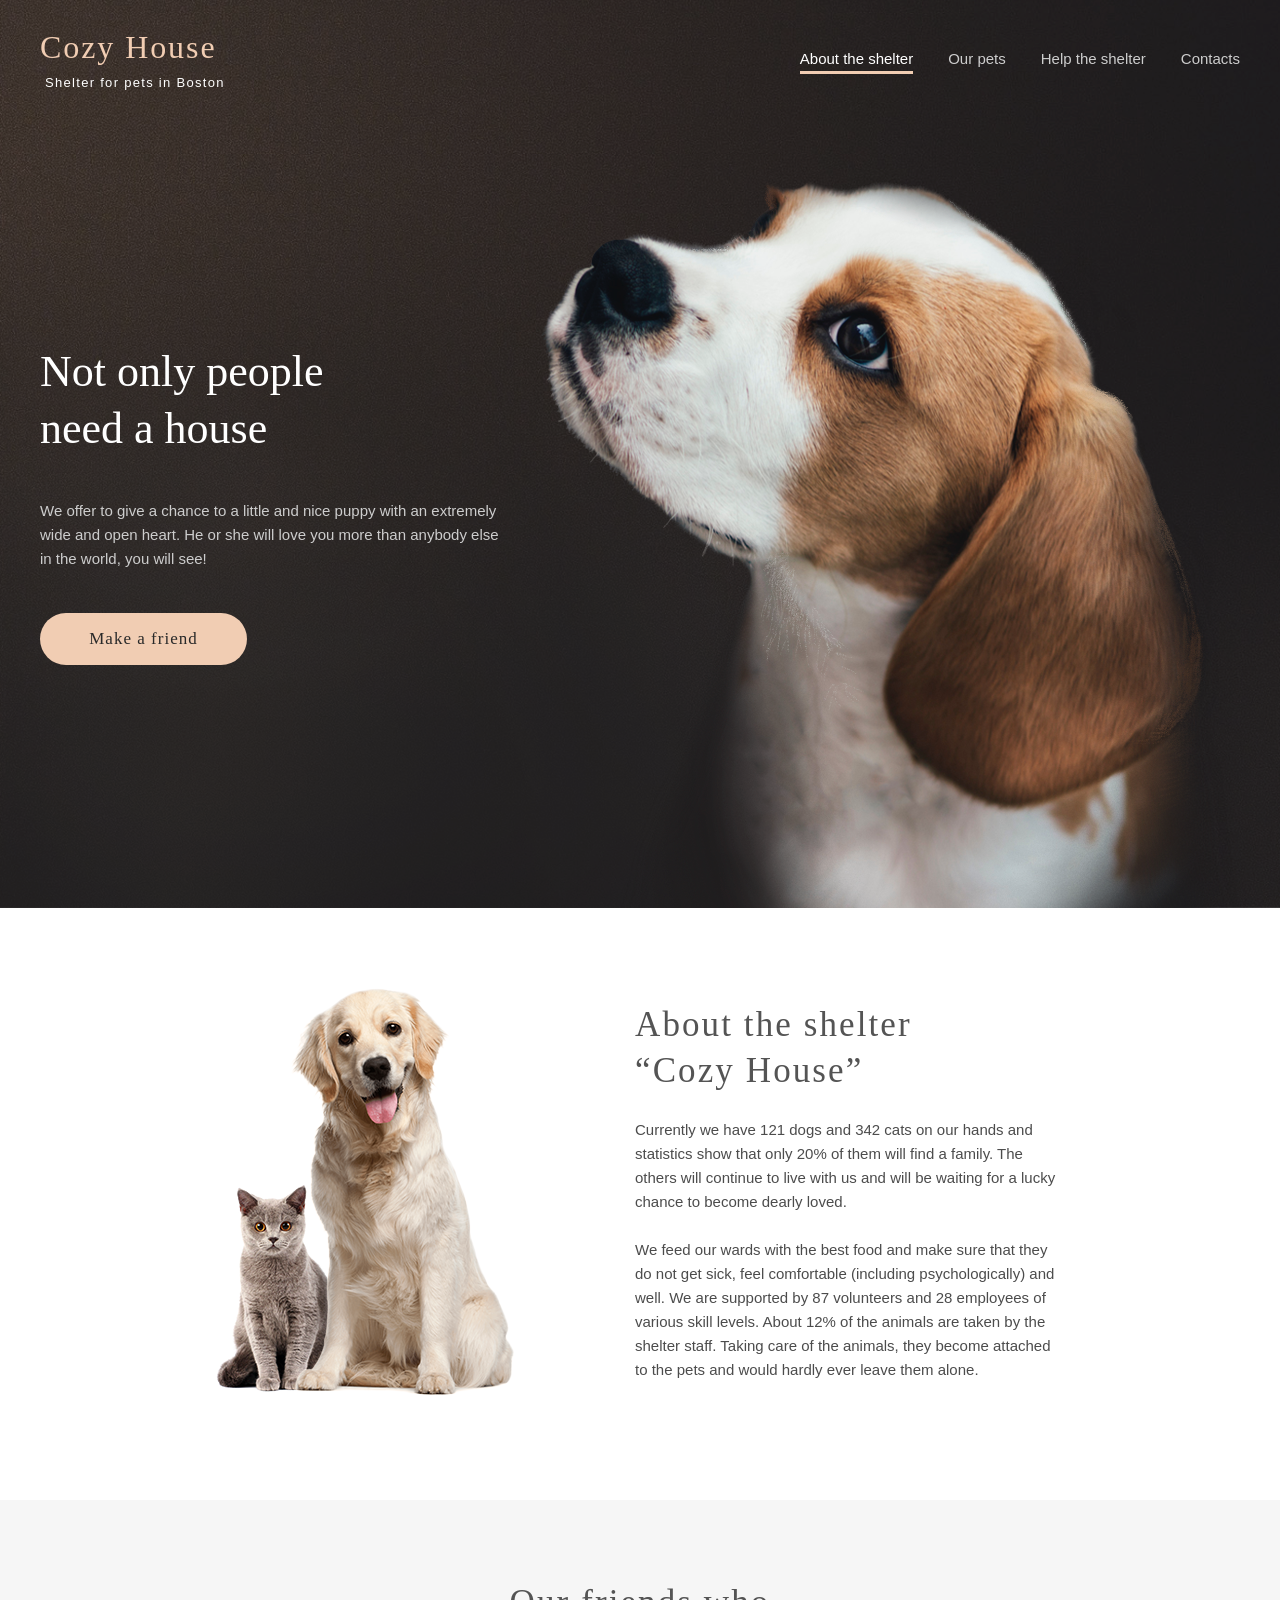
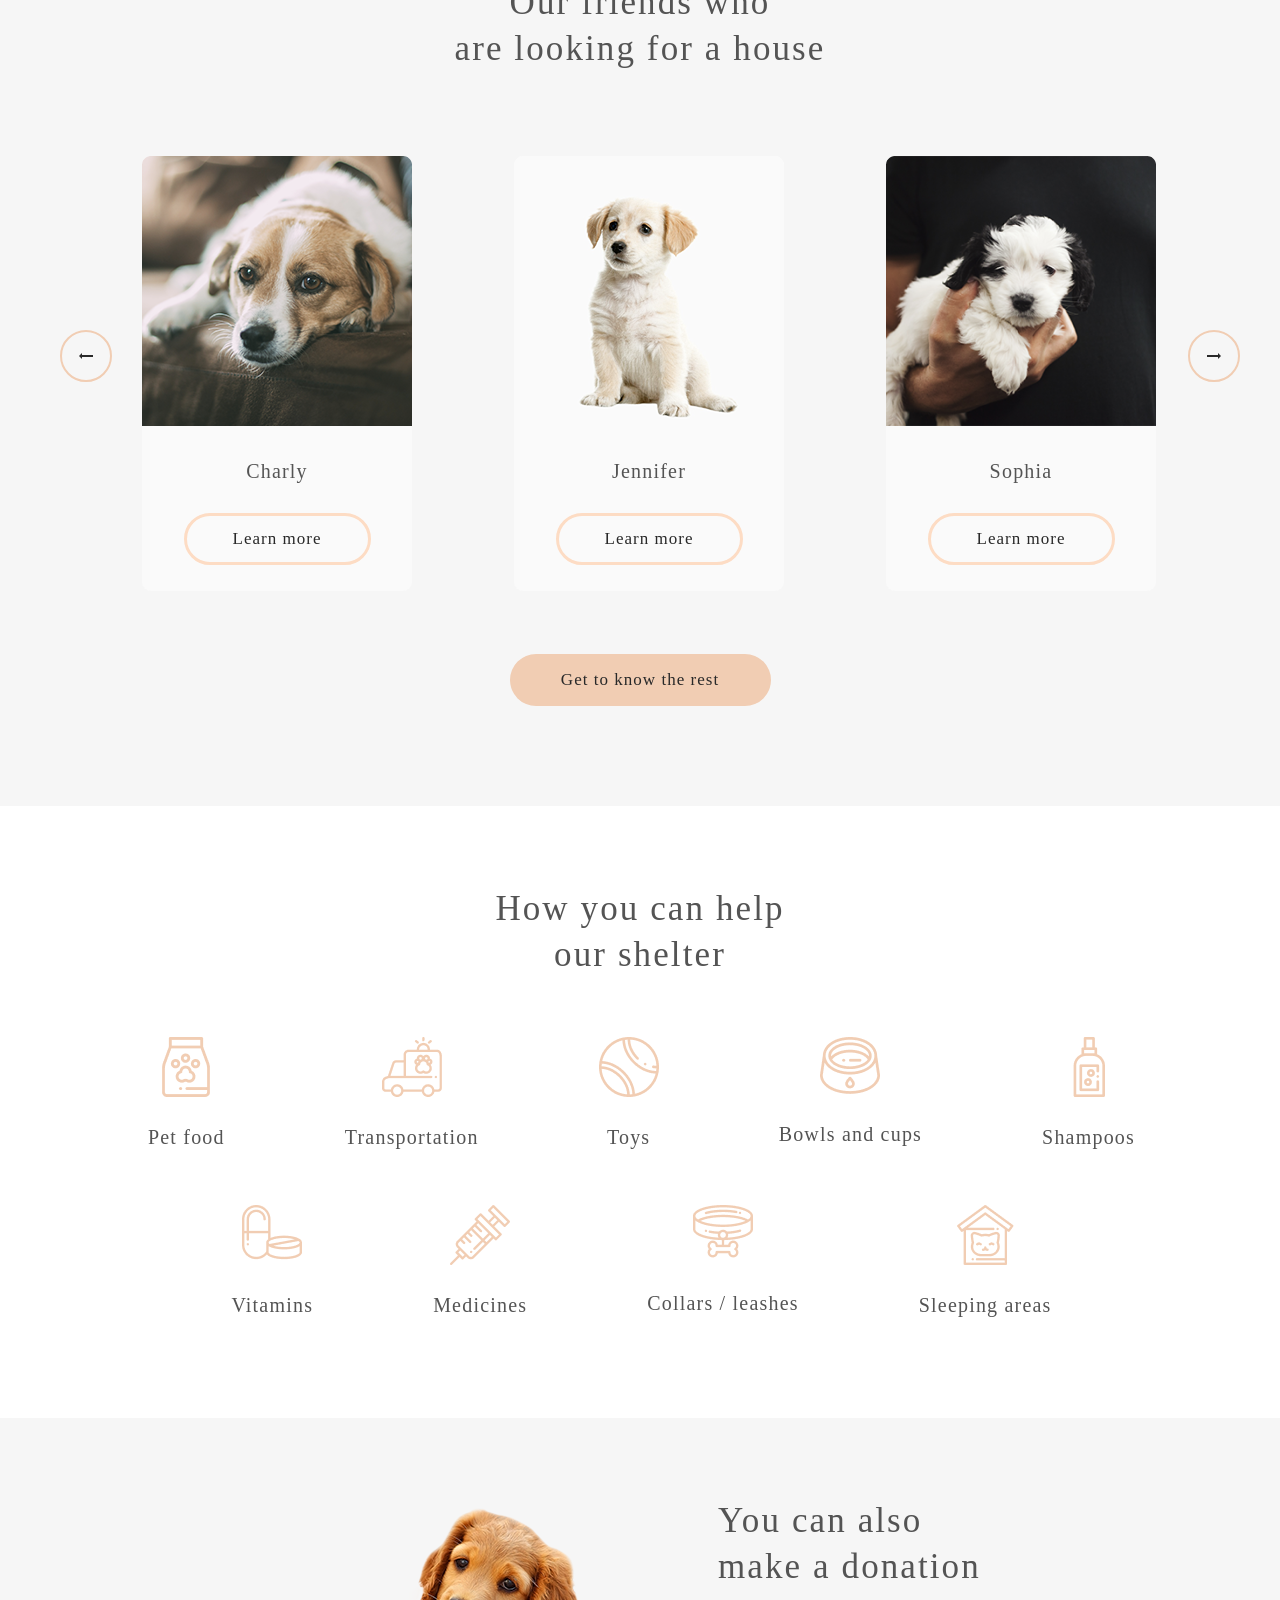
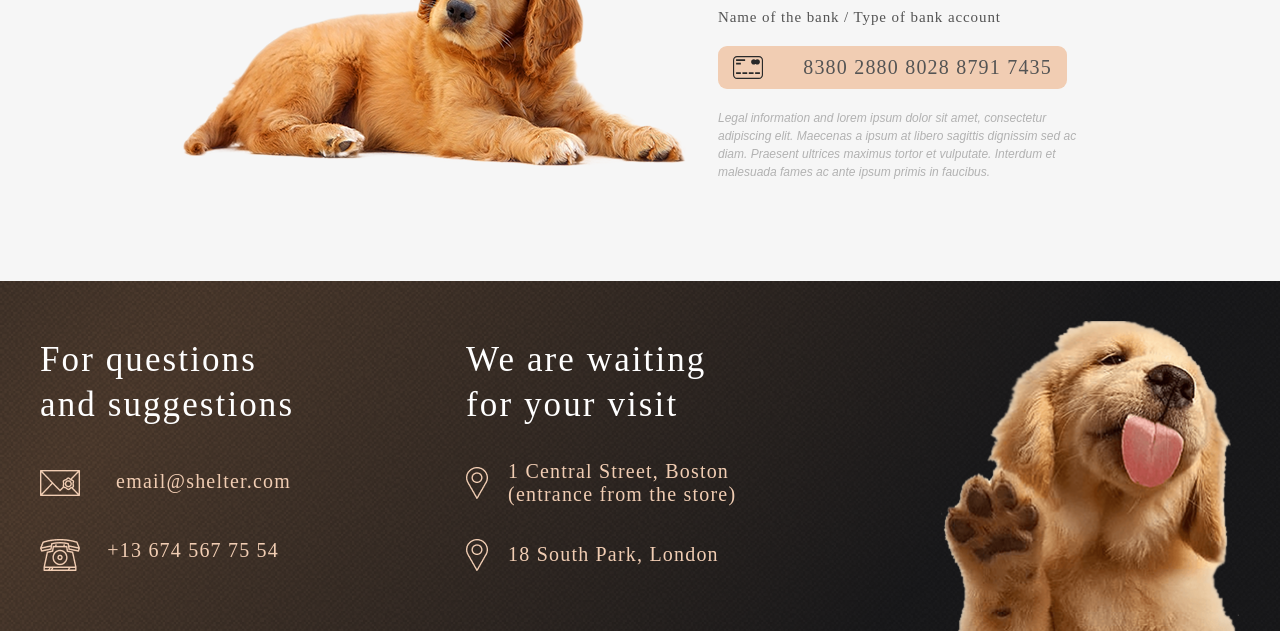
<file: index.html>
<!DOCTYPE html>
<html lang="en">
  <head>
    <meta charset="UTF-8" />
    <meta http-equiv="X-UA-Compatible" content="IE=edge" />
    <meta name="viewport" content="width=device-width, initial-scale=1.0" />
    <link rel="stylesheet" href="./css/style.css" />
    <link rel="icon" href="assets/img/favicon.ico" />
    <title>Shelter</title>
  </head>
  <body>
    <header class="header">
      <div class="container">
        <a href="#">
          <div class="logo">
            <h1>Cozy House</h1>
            <p>Shelter for pets in Boston</p>
          </div></a
        >
        <div class="menu_icon">
          <span></span>
        </div>
        <div class="navigation">
          <ul>
            <li><a class="active" href="">About the shelter</a></li>
            <li><a href="./our_pets.html">Our pets</a></li>
            <li><a href="#help">Help the shelter</a></li>
            <li><a href="#footer">Contacts</a></li>
          </ul>
        </div>
      </div>
    </header>
    <main>
      <section class="not_only">
        <div class="container">
          <div class="not_only_descr">
            <h2>
              Not only people <br />
              need a house
            </h2>
            <p class="">
              We offer to give a chance to a little and nice puppy with an
              extremely <br />
              wide and open heart. He or she will love you more than anybody
              else <br />
              in the world, you will see!
            </p>
            <a href="#pets">Make a friend</a>

            <!-- <button>Make a friend</button> -->
          </div>
          <div class="dog_img">
            <img src="./assets/img/start-screen-puppy.png" alt="puppy" />
          </div>
        </div>
      </section>
      <section class="about">
        <div class="container">
          <div class="about_pets">
            <img src="./assets/img/about-pets.png" alt="about_pets" />
          </div>
          <div class="about_descr">
            <h3>
              About the shelter <br />
              “Cozy House”
            </h3>
            <p>
              Currently we have 121 dogs and 342 cats on our hands and
              statistics show that only 20% of them will find a family. The
              others will continue to live with us and will be waiting for a
              lucky chance to become dearly loved. <br />
              <br />
              We feed our wards with the best food and make sure that they do
              not get sick, feel comfortable (including psychologically) and
              well. We are supported by 87 volunteers and 28 employees of
              various skill levels. About 12% of the animals are taken by the
              shelter staff. Taking care of the animals, they become attached to
              the pets and would hardly ever leave them alone.
            </p>
          </div>
        </div>
      </section>
      <section id="pets" class="pets">
        <div class="container">
          <h3>
            Our friends who <br />
            are looking for a house
          </h3>
          <div class="pet_cards">
            <div class="slider">
              <button class="prev-btn"></button>
              <button class="next-btn"></button>
            </div>
          </div>
          <div class="pets_btn">
            <a href="./our_pets.html">Get to know the rest</a>
          </div>
        </div>
      </section>
      <section id="help" class="help">
        <div class="container">
          <h3>
            How you can help <br />
            our shelter
          </h3>
          <div class="help-list">
            <div class="list_item">
              <img src="./assets/img/Vector.png" alt="pet_food" />
              <h4>Pet food</h4>
            </div>
            <div class="list_item">
              <img src="./assets/img/transportation.png" alt="transportation" />
              <h4>Transportation</h4>
            </div>
            <div class="list_item">
              <img src="./assets/img/toys.png" alt="toys" />
              <h4>Toys</h4>
            </div>
            <div class="list_item">
              <img src="./assets/img/bowls-and-cups.png" alt="bowls-and-cups" />
              <h4>Bowls and cups</h4>
            </div>
            <div class="list_item">
              <img src="./assets/img/shampoos.png" alt="shampoos" />
              <h4>Shampoos</h4>
            </div>

            <div class="list_item">
              <img src="./assets/img/vitamins.png" alt="vitamins" />
              <h4>Vitamins</h4>
            </div>
            <div class="list_item">
              <img src="./assets/img/medicines.png" alt="medicines" />
              <h4>Medicines</h4>
            </div>
            <div class="list_item">
              <img
                src="./assets/img/collars-or-leashes.png"
                alt="collars-or-leashes"
              />
              <h4>Collars / leashes</h4>
            </div>
            <div class="list_item">
              <img src="./assets/img/sleeping-area.png" alt="sleeping-area" />
              <h4>Sleeping areas</h4>
            </div>
          </div>
        </div>
      </section>
      <section class="donation">
        <div class="container">
          <div class="donation-dog">
            <img src="./assets/img/donation-dog.png" alt="donation-dog" />
          </div>
          <div class="donation-descr">
            <h3>
              You can also <br />
              make a donation
            </h3>
            <h5>Name of the bank / Type of bank account</h5>
            <a href="https://qiwi.com/">
              <div class="credit_card">
                <img src="./assets/img/credit-card.svg" alt="credit-card" />
                <h4>8380 2880 8028 8791 7435</h4>
              </div>
            </a>
            <p>
              Legal information and lorem ipsum dolor sit amet, consectetur
              adipiscing elit. Maecenas a ipsum at libero sagittis dignissim sed
              ac diam. Praesent ultrices maximus tortor et vulputate. Interdum
              et malesuada fames ac ante ipsum primis in faucibus.
            </p>
          </div>
        </div>
      </section>
    </main>

    <footer id="footer" class="footer">
      <div class="container">
        <div class="contacts">
          <h3>
            For questions <br />
            and suggestions
          </h3>
          <a href="https://mail.google.com/">
            <div class="email">
              <img src="./assets/img/mail.png" alt="mail" />
              <h4>email@shelter.com</h4>
            </div>
          </a>
          <a href="tel:+136745677554">
            <div class="phone">
              <img src="./assets/img/phone.png" alt="phone" />
              <h4>+13 674 567 75 54</h4>
            </div>
          </a>
        </div>
        <div class="location">
          <h3>
            We are waiting <br />
            for your visit
          </h3>
          <a
            href="https://www.google.com/maps/search/?api=1&query=1+Central+Street,+Boston"
          >
            <div class="address">
              <img src="./assets/img/pin.png" alt="pin" />
              <h4>
                1 Central Street, Boston <br />
                (entrance from the store)
              </h4>
            </div>
          </a>

          <a
            href="https://www.google.com/maps/search/?api=1&query=18+South+Park,+London"
          >
            <div class="address">
              <img src="./assets/img/pin.png" alt="pin" />
              <h4>18 South Park, London</h4>
            </div>
          </a>
        </div>
        <div class="footer-dog">
          <img src="./assets/img/footer-puppy.png" alt="footer-puppy" />
        </div>
      </div>
    </footer>

    <script type="module" src="./js/index.js"></script>

    <script type="module" src="./js/burger.js"></script>
    <script type="module" src="./js/index.js"></script>
  </body>
</html>
</file>
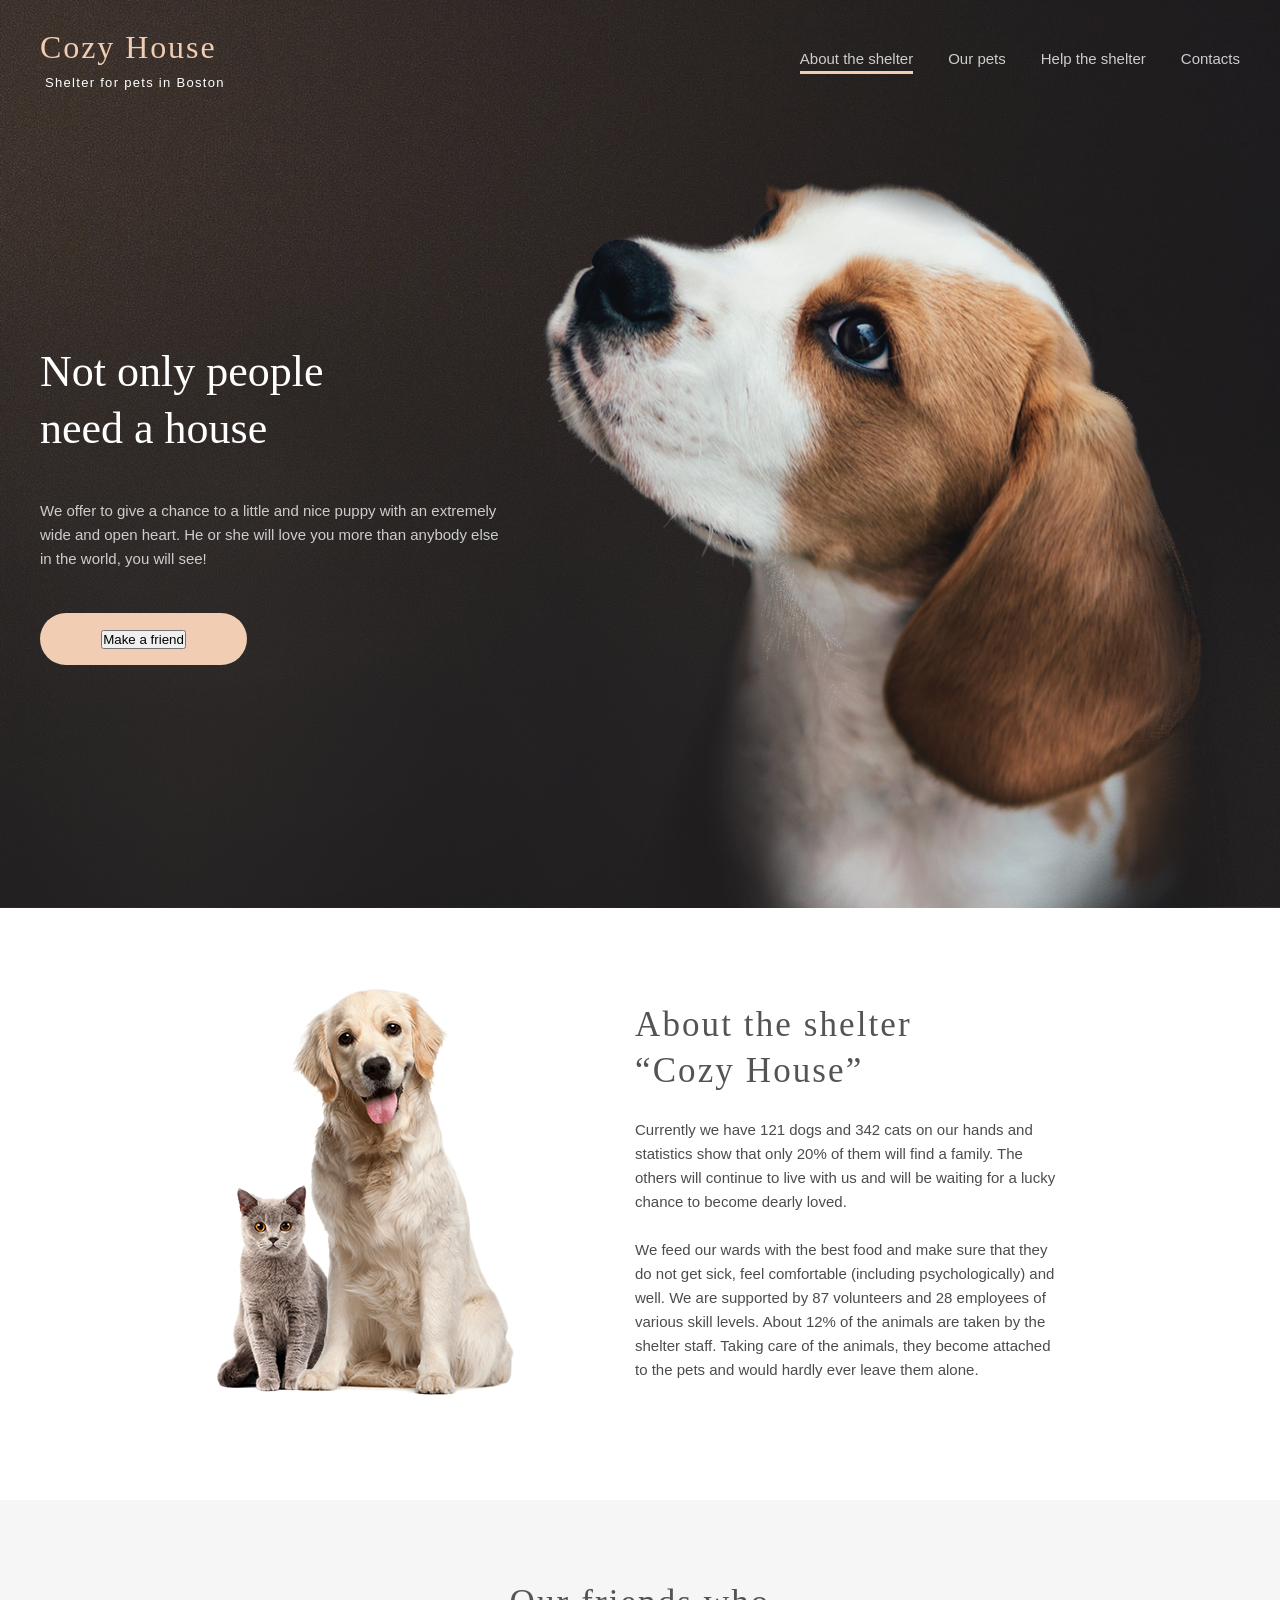
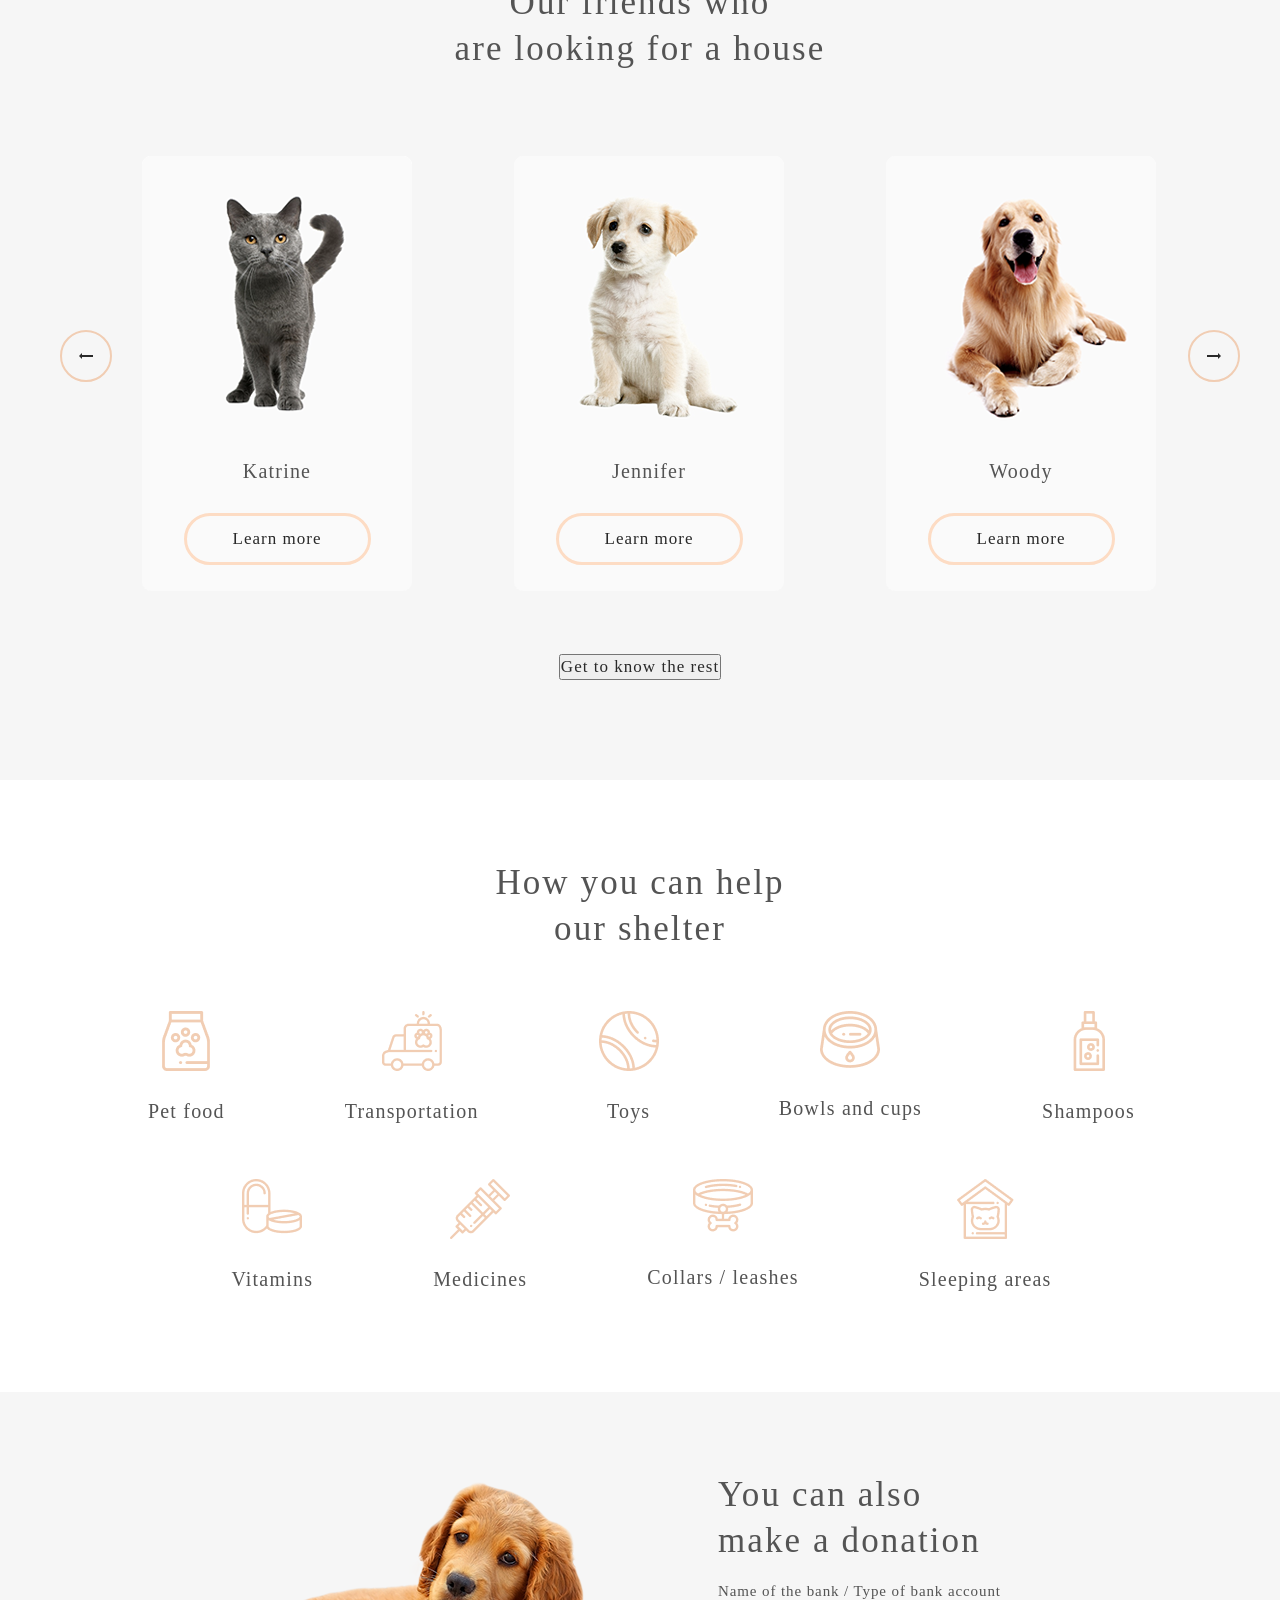
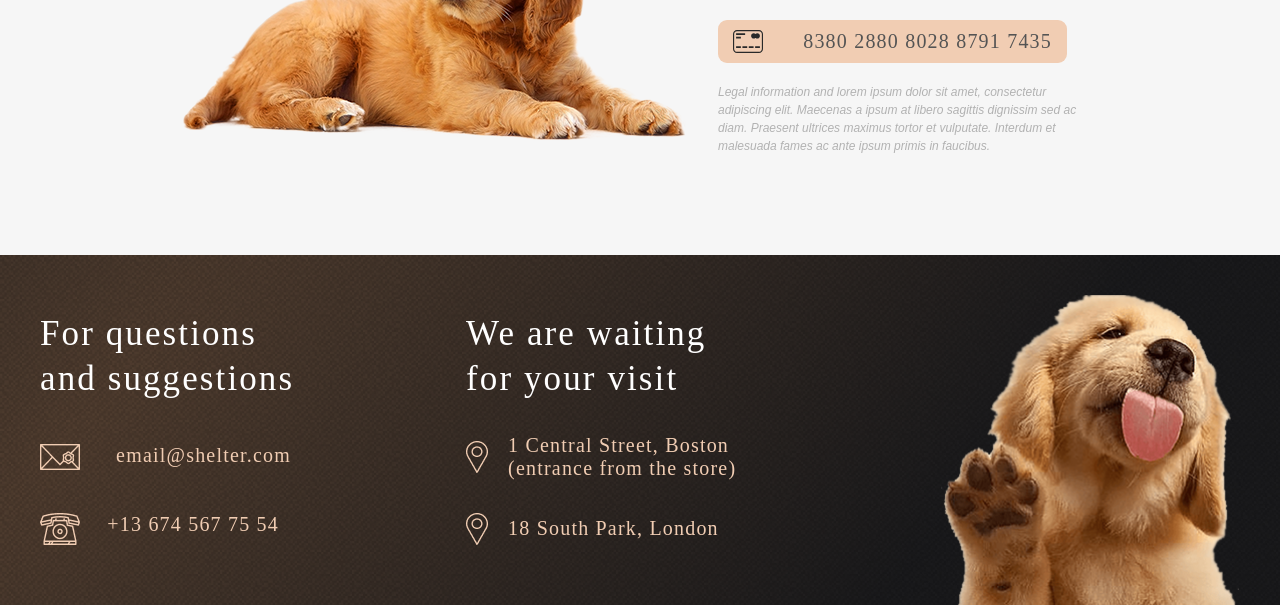
<file: shelter/html/index.html>
<!DOCTYPE html>
<html lang="en">
  <head>
    <meta charset="UTF-8" />
    <meta http-equiv="X-UA-Compatible" content="IE=edge" />
    <meta name="viewport" content="width=device-width, initial-scale=1.0" />
    <link rel="stylesheet" href="../css/style.css" />
    <title>Shelter</title>
  </head>
  <body>
    <header class="header">
      <div class="container">
        <a href="#">
          <div class="logo">
            <h1>Cozy House</h1>
            <p>Shelter for pets in Boston</p>
          </div></a
        >
        <div class="navigation">
          <ul>
            <li><a href="">About the shelter</a></li>
            <li><a href="">Our pets</a></li>
            <li><a href="#help">Help the shelter</a></li>
            <li><a href="#footer">Contacts</a></li>
          </ul>
        </div>
      </div>
    </header>
    <main>
      <section class="not_only">
        <div class="container">
          <div class="not_only_descr">
            <h2>
              Not only people <br />
              need a house
            </h2>
            <p>
              We offer to give a chance to a little and nice puppy with an
              extremely <br />
              wide and open heart. He or she will love you more than anybody
              else <br />
              in the world, you will see!
            </p>
            <a href="#pets"><button>Make a friend</button></a>
          </div>
          <div class="dog_img">
            <img src="../assets/img/start-screen-puppy.png" alt="puppy" />
          </div>
        </div>
      </section>
      <section class="about">
        <div class="container">
          <div class="about_pets">
            <img src="../assets/img/about-pets.png" alt="about_pets" />
          </div>
          <div class="about_descr">
            <h3>
              About the shelter <br />
              “Cozy House”
            </h3>
            <p>
              Currently we have 121 dogs and 342 cats on our hands and
              statistics show that only 20% of them will find a family. The
              others will continue to live with us and will be waiting for a
              lucky chance to become dearly loved. <br />
              <br />
              We feed our wards with the best food and make sure that they do
              not get sick, feel comfortable (including psychologically) and
              well. We are supported by 87 volunteers and 28 employees of
              various skill levels. About 12% of the animals are taken by the
              shelter staff. Taking care of the animals, they become attached to
              the pets and would hardly ever leave them alone.
            </p>
          </div>
        </div>
      </section>
      <section id="pets" class="pets">
        <div class="container">
          <h3>
            Our friends who <br />
            are looking for a house
          </h3>
          <div class="pet_cards">
            <div class="slider">
              <button class="prev-btn"></button>
              <button class="next-btn"></button>
            </div>
            <div class="pet_card_item">
              <img
                class="pet-img"
                src="../assets/img/pets-katrine.png"
                alt="pets-katrine"
              />

              <h4>Katrine</h4>
              <button>Learn more</button>
            </div>
            <div class="pet_card_item">
              <img
                class="pet-img"
                src="../assets/img/pets-jennifer.png"
                alt="pets-jennifer"
              />

              <h4>Jennifer</h4>
              <button>Learn more</button>
            </div>
            <div class="pet_card_item">
              <img
                class="pet-img"
                src="../assets/img/pets-woody.png"
                alt="pets-woody"
              />

              <h4>Woody</h4>
              <button>Learn more</button>
            </div>
          </div>
          <div class="pets_btn">
            <button>Get to know the rest</button>
          </div>
        </div>
      </section>
      <section id="help" class="help">
        <div class="container">
          <h3>
            How you can help <br />
            our shelter
          </h3>
          <div class="help-list">
            <div class="list_item">
              <img src="../assets/img/Vector.png" alt="pet_food" />
              <h4>Pet food</h4>
            </div>
            <div class="list_item">
              <img
                src="../assets/img/transportation.png"
                alt="transportation"
              />
              <h4>Transportation</h4>
            </div>
            <div class="list_item">
              <img src="../assets/img/toys.png" alt="toys" />
              <h4>Toys</h4>
            </div>
            <div class="list_item">
              <img
                src="../assets/img/bowls-and-cups.png"
                alt="bowls-and-cups"
              />
              <h4>Bowls and cups</h4>
            </div>
            <div class="list_item">
              <img src="../assets/img/shampoos.png" alt="shampoos" />
              <h4>Shampoos</h4>
            </div>

            <div class="list_item">
              <img src="../assets/img/vitamins.png" alt="vitamins" />
              <h4>Vitamins</h4>
            </div>
            <div class="list_item">
              <img src="../assets/img/medicines.png" alt="medicines" />
              <h4>Medicines</h4>
            </div>
            <div class="list_item">
              <img
                src="../assets/img/collars-or-leashes.png"
                alt="collars-or-leashes"
              />
              <h4>Collars / leashes</h4>
            </div>
            <div class="list_item">
              <img src="../assets/img/sleeping-area.png" alt="sleeping-area" />
              <h4>Sleeping areas</h4>
            </div>
          </div>
        </div>
      </section>
      <section class="donation">
        <div class="container">
          <div class="donation-dog">
            <img src="../assets/img/donation-dog.png" alt="donation-dog" />
          </div>
          <div class="donation-descr">
            <h3>
              You can also <br />
              make a donation
            </h3>
            <h5>Name of the bank / Type of bank account</h5>
            <div class="credit_card">
              <img src="../assets/img/credit-card.svg" alt="credit-card" />
              <a href="#"><h4>8380 2880 8028 8791 7435</h4></a>
            </div>
            <p>
              Legal information and lorem ipsum dolor sit amet, consectetur
              adipiscing elit. Maecenas a ipsum at libero sagittis dignissim sed
              ac diam. Praesent ultrices maximus tortor et vulputate. Interdum
              et malesuada fames ac ante ipsum primis in faucibus.
            </p>
          </div>
        </div>
      </section>
    </main>

    <footer id="footer" class="footer">
      <div class="container">
        <div class="contacts">
          <h3>
            For questions <br />
            and suggestions
          </h3>
          <a href="https://mail.google.com/">
            <div class="email">
              <img src="../assets/img/mail.png" alt="mail" />
              <h4>email@shelter.com</h4>
            </div>
          </a>
          <a href="tel:+13 674 567 75 54">
            <div class="phone">
              <img src="../assets/img/phone.png" alt="phone" />
              <h4>+13 674 567 75 54</h4>
            </div>
          </a>
        </div>
        <div class="location">
          <h3>
            We are waiting <br />
            for your visit
          </h3>
          <a
            href="https://www.google.com/maps/search/?api=1&query=1+Central+Street,+Boston"
          >
            <div class="address">
              <img src="../assets/img/pin.png" alt="pin" />
              <h4>
                1 Central Street, Boston <br />
                (entrance from the store)
              </h4>
            </div>
          </a>

          <a
            href="https://www.google.com/maps/search/?api=1&query=18+South+Park,+London"
          >
            <div class="address">
              <img src="../assets/img/pin.png" alt="pin" />
              <h4>18 South Park, London</h4>
            </div>
          </a>
        </div>
        <img src="../assets/img/footer-puppy.png" alt="footer-puppy" />
      </div>
    </footer>
  </body>
</html>
</file>
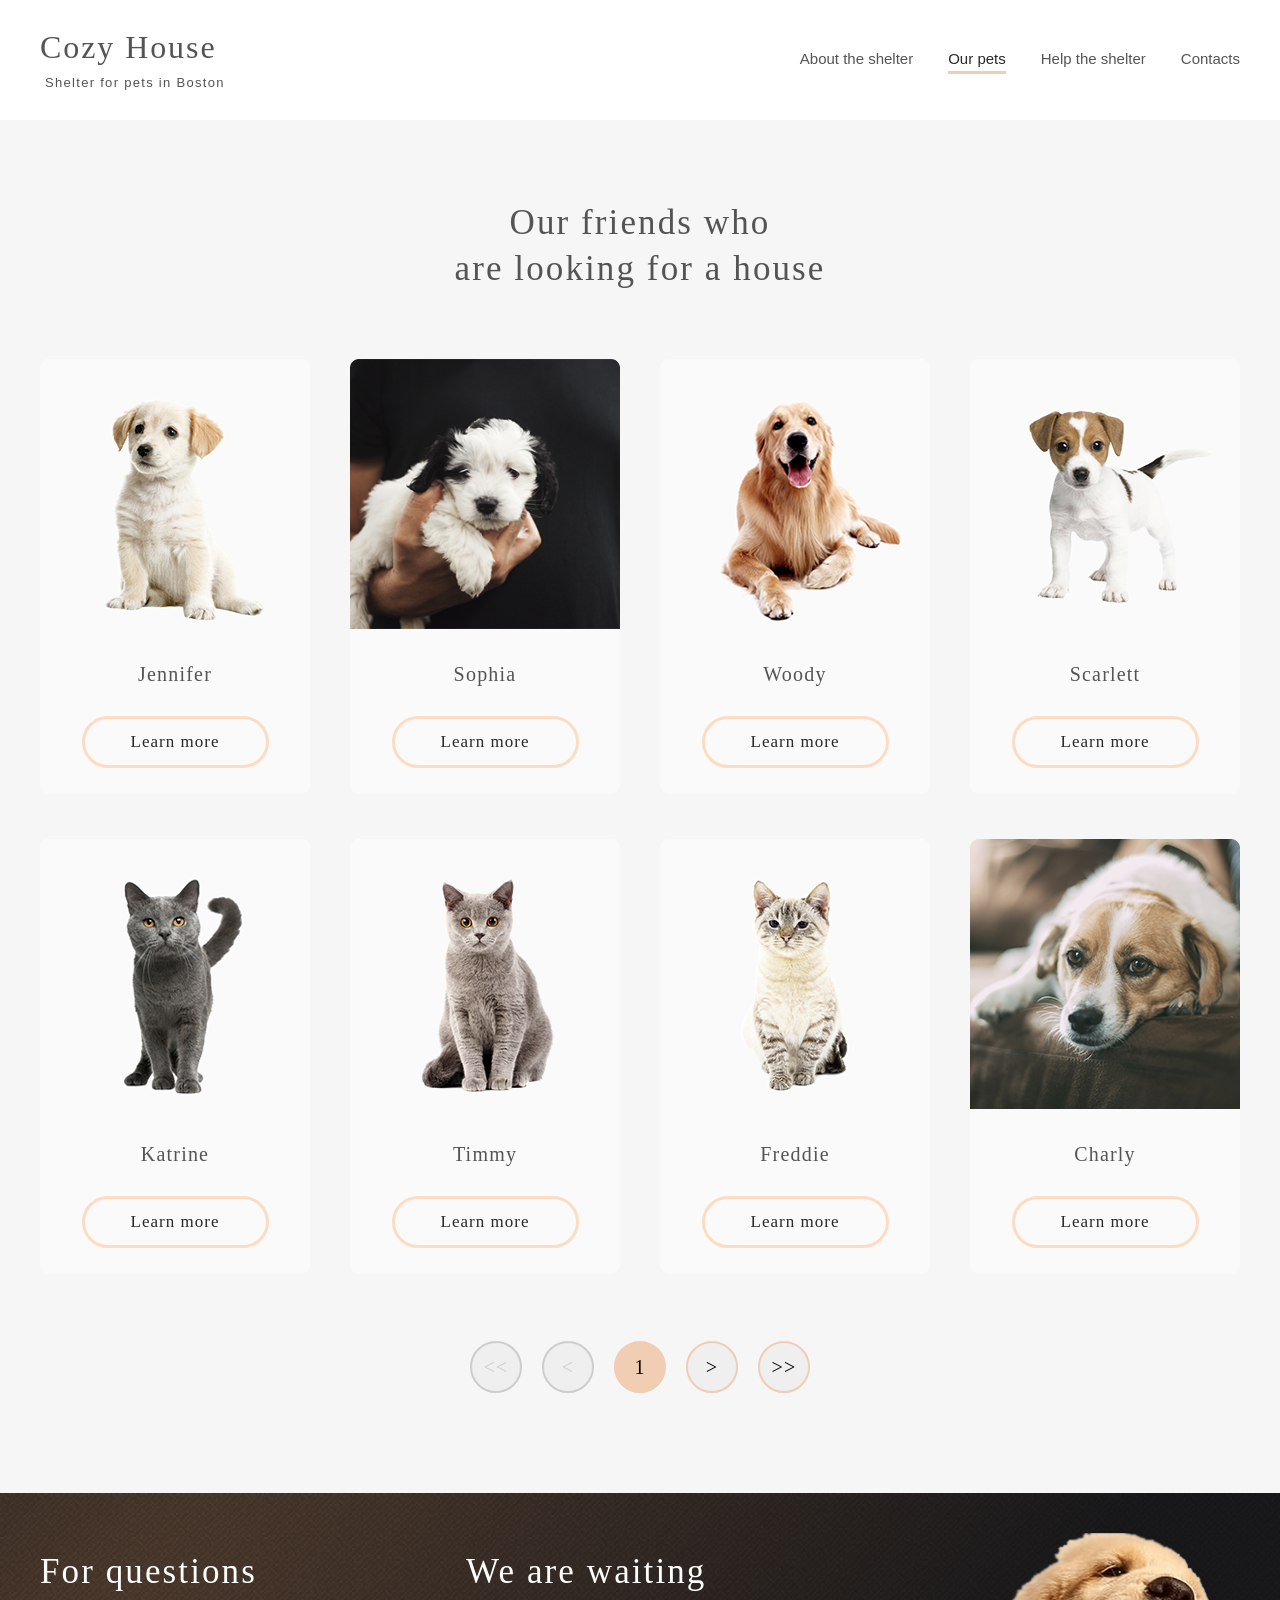
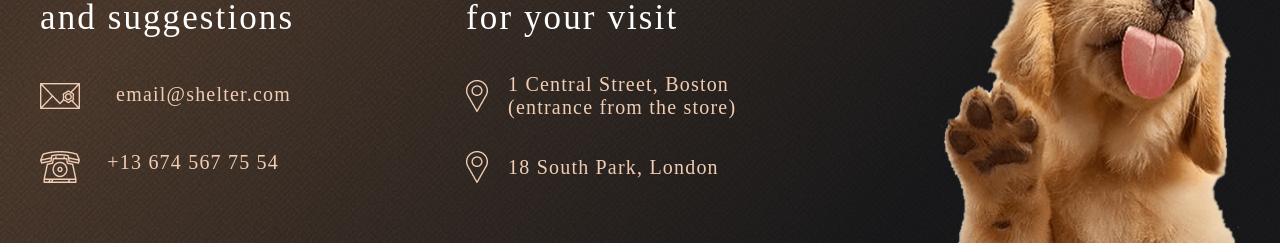
<file: our_pets.html>
<!DOCTYPE html>
<html lang="en">
  <head>
    <meta charset="UTF-8" />
    <meta http-equiv="X-UA-Compatible" content="IE=edge" />
    <meta name="viewport" content="width=device-width, initial-scale=1.0" />
    <link rel="stylesheet" href="./css/main_our_pets.css" />
    <link rel="icon" href="assets/img/favicon.ico" />

    <title>Pets</title>
  </head>
  <body>
    <header class="header our_pets">
      <div class="container">
        <a href="./index.html">
          <div class="logo">
            <h1>Cozy House</h1>
            <p>Shelter for pets in Boston</p>
          </div></a
        >
        <div class="menu_icon">
          <span></span>
        </div>
        <div class="navigation">
          <ul>
            <li><a href="./index.html">About the shelter</a></li>
            <li><a class="active" href="#">Our pets</a></li>
            <li><a href="./index.html#help">Help the shelter</a></li>
            <li><a href="#footer">Contacts</a></li>
          </ul>
        </div>
      </div>
    </header>
    <main>
      <section class="main_our_pets">
        <div class="container">
          <h3>
            Our friends who <br />
            are looking for a house
          </h3>
          <div class="pet_cards"></div>
          <div class="navigation_pets">
            <button class="all_prev-btn">&lt;&lt;</button>
            <button class="prev-btn">&lt;</button>
            <button class="btn">1</button>
            <button class="next-btn">&gt;</button>
            <button class="all_next-btn">&gt;&gt;</button>
          </div>
        </div>
      </section>
    </main>
    <footer id="footer" class="footer">
      <div class="container">
        <div class="contacts">
          <h3>
            For questions <br />
            and suggestions
          </h3>
          <a href="https://mail.google.com/">
            <div class="email">
              <img src="./assets/img/mail.png" alt="mail" />
              <h4>email@shelter.com</h4>
            </div>
          </a>
          <a href="tel:+136745677554">
            <div class="phone">
              <img src="./assets/img/phone.png" alt="phone" />
              <h4>+13 674 567 75 54</h4>
            </div>
          </a>
        </div>
        <div class="location">
          <h3>
            We are waiting <br />
            for your visit
          </h3>
          <a
            href="https://www.google.com/maps/search/?api=1&query=1+Central+Street,+Boston"
          >
            <div class="address">
              <img src="./assets/img/pin.png" alt="pin" />
              <h4>
                1 Central Street, Boston <br />
                (entrance from the store)
              </h4>
            </div>
          </a>

          <a
            href="https://www.google.com/maps/search/?api=1&query=18+South+Park,+London"
          >
            <div class="address">
              <img src="./assets/img/pin.png" alt="pin" />
              <h4>18 South Park, London</h4>
            </div>
          </a>
        </div>
        <div class="footer-dog">
          <img src="./assets/img/footer-puppy.png" alt="footer-puppy" />
        </div>
      </div>
    </footer>

    <script type="module" src="./js/burger.js"></script>
    <script type="module" src="./js/our_pets.js"></script>
  </body>
</html>
</file>
<file: css/style.css>
@import url(./header.css);
@import url(./notOnly.css);
@import url(./about_pets.css);
@import url(./pets.css);
@import url(./help.css);
@import url(./donation.css);
@import url(./footer.css);
@import url(./pop-up.css);
* {
  box-sizing: border-box;
  margin: 0;
  padding: 0;
  transition: 0.5s;
  scroll-behavior: smooth;
}
body {
  display: flex;
  flex-direction: column;
  justify-content: space-between;
  /* height: 100vh; */
}
body.lock {
  overflow: hidden;
}
body.lock1 {
  overflow: hidden;
}

a {
  text-decoration: none;
}
.container {
  width: 1280px;
  margin: 0 auto;
  position: relative;
}

h3 {
  font-family: "Georgia";
  font-style: normal;
  font-weight: 400;
  font-size: 35px;
  line-height: 130%;
  letter-spacing: 0.06em;
}
h5 {
  font-family: "Georgia";
  font-style: normal;
  font-weight: 400;
  font-size: 15px;
  line-height: 110%;
  letter-spacing: 0.06em;
}
.overlay {
  position: fixed;
  top: 0;
  left: 0;
  height: 100%;
  width: 100%;
  z-index: 1;
  background-color: rgba(41, 41, 41, 0.8);
}
@media (min-width: 768px) and (max-width: 1279px) {
  .container {
    width: 768px;
  }
}
@media (min-width: 320px) and (max-width: 767.98px) {
  .container {
    width: 320px;
  }

  h3 {
    font-family: "Georgia";
    font-style: normal;
    font-weight: 400;
    font-size: 25px;
    line-height: 130%;
    letter-spacing: 0.06em;
  }
}
</file>
<file: shelter/css/style.css>
@import url(./header.css);
@import url(./notOnly.css);
@import url(./about_pets.css);
@import url(./pets.css);
@import url(./help.css);
@import url(./donation.css);
@import url(./footer.css);
@import url(./pop-up.css);
* {
  box-sizing: border-box;
  margin: 0;
  padding: 0;
  transition: 0.5s;
  scroll-behavior: smooth;
}
body {
  display: flex;
  flex-direction: column;
  justify-content: space-between;
  /* height: 100vh; */
}
body.lock {
  overflow: hidden;
}
body.lock1 {
  overflow: hidden;
}

a {
  text-decoration: none;
}
.container {
  width: 1280px;
  margin: 0 auto;
  position: relative;
}

h3 {
  font-family: "Georgia";
  font-style: normal;
  font-weight: 400;
  font-size: 35px;
  line-height: 130%;
  letter-spacing: 0.06em;
}
h5 {
  font-family: "Georgia";
  font-style: normal;
  font-weight: 400;
  font-size: 15px;
  line-height: 110%;
  letter-spacing: 0.06em;
}
.overlay {
  position: fixed;
  top: 0;
  left: 0;
  height: 100%;
  width: 100%;
  z-index: 1;
  background-color: rgba(41, 41, 41, 0.8);
}
@media (min-width: 768px) and (max-width: 1279px) {
  .container {
    width: 768px;
  }
}
@media (min-width: 320px) and (max-width: 767.98px) {
  .container {
    width: 320px;
  }

  h3 {
    font-family: "Georgia";
    font-style: normal;
    font-weight: 400;
    font-size: 25px;
    line-height: 130%;
    letter-spacing: 0.06em;
  }
}
</file>
<file: css/main_our_pets.css>
@import url(./footer.css);
@import url(./pets.css);
@import url(./pop-up.css);

* {
  box-sizing: border-box;
  margin: 0;
  padding: 0;
  transition: 0.5s;
  scroll-behavior: smooth;
}

body {
  display: flex;
  flex-direction: column;
  justify-content: space-between;
}
h3 {
  font-family: "Georgia";
  font-style: normal;
  font-weight: 400;
  font-size: 35px;
  line-height: 130%;
  letter-spacing: 0.06em;
}
h5 {
  font-family: "Georgia";
  font-style: normal;
  font-weight: 400;
  font-size: 15px;
  line-height: 110%;
  letter-spacing: 0.06em;
}
a {
  text-decoration: none;
}
body.lock {
  overflow: hidden;
}
body.lock1 {
  overflow: hidden;
}
.container {
  width: 1280px;
  margin: 0 auto;
  position: relative;
}
.header .container {
  display: flex;
  justify-content: space-between;
  padding: 30px 40px;
}

.logo h1 {
  font-family: Georgia;
  color: #545454;
  font-weight: 400;
  font-size: 32px;
  line-height: 110%;
  letter-spacing: 0.06em;
}

.logo p {
  margin: 10px 0 0 5px;
  color: #545454;
  font-family: "Arial";
  font-style: normal;
  font-weight: 400;
  font-size: 13px;
  line-height: 15px;

  display: flex;
  align-items: center;
  letter-spacing: 0.1em;
}
.navigation {
  display: flex;
  align-items: center;
}
.navigation ul {
  display: flex;
  list-style-type: none;
  gap: 35px;
}

.navigation a {
  font-family: "Arial";
  color: #545454;
  font-style: normal;
  font-weight: 400;
  font-size: 15px;
  line-height: 160%;
}
.navigation .active {
  cursor: default;
  color: #292929;
}
.navigation a:hover {
  color: #292929;
}
.navigation .Active {
  color: #292929;

  cursor: default;
}
.navigation li:nth-child(2) {
  border-bottom: 3px solid #f1cdb3;
}

.main_our_pets {
  background: #f6f6f6;
  background-size: 100%;
}
.main_our_pets .container {
  padding: 80px 15px 100px;
  display: flex;
  flex-direction: column;
  gap: 60px;
  align-items: center;
}
.main_our_pets h3 {
  color: #545454;
  text-align: center;
}
.pet_cards {
  display: flex;
  flex-wrap: wrap;
  height: 930px;
  align-items: center;
  gap: 30px 40px;
  padding-bottom: 0;
  justify-content: center;
}
.pet_card_item {
  margin: 0;
}

.navigation_pets {
  display: flex;
  gap: 20px;
}

.navigation_pets button {
  cursor: pointer;
  width: 52px;
  height: 52px;
  border-radius: 100%;

  font-family: "Georgia";
  font-style: normal;
  font-weight: 400;
  font-size: 20px;
  line-height: 115%;
  letter-spacing: 0.06em;
}

.navigation_pets button:nth-child(3) {
  background-color: #f1cdb3;
  border: 2px solid #f1cdb3;
}

.unActive {
  border: 2px solid #cdcdcd;
  color: #cdcdcd;
}
.Active {
  border: 2px solid #f1cdb3;
}

.Active.hover {
  background-color: #f1cdb3;
}
.overlay {
  position: fixed;
  top: 0;
  left: 0;
  height: 100%;
  width: 100%;
  z-index: 1;
  background-color: rgba(41, 41, 41, 0.8);
}
@media (min-width: 768px) and (max-width: 1279px) {
  .container {
    width: 768px;
  }
  .header .container {
    padding: 30px;
  }
  .pet_cards {
    overflow: hidden;
    justify-content: center;
  }
  .main_our_pets .container {
    padding: 80px 94px 70px;
    gap: 30px;
    height: 1743px;
  }
  .navigation_pets {
    margin-bottom: 10px;
  }
  .pet_card_item:nth-child(2) {
    margin-top: -5px;
    margin-left: 0px;
  }
}
@media (min-width: 320px) and (max-width: 767.98px) {
  .container {
    width: 320px;
  }
  .header .container {
    padding: 30px 20px 30px;

    align-items: center;
  }

  .menu_icon {
    z-index: 5;
    display: block;
    position: relative;
    width: 30px;
    height: 22px;
    cursor: pointer;
    overflow: auto;
    transition: all 0.5s ease 0s;
  }
  .menu_icon.active {
    position: absolute;
    transform: rotate(90deg);
    right: 25px;
  }
  .menu_icon span,
  .menu_icon::before,
  .menu_icon::after {
    left: 0;
    height: 10%;
    width: 100%;
    transition: all 0.3s ease 0s;
    background-color: #000000;
    position: absolute;
  }
  .menu_icon::before {
    content: "";
    top: 0;
  }
  .menu_icon::after {
    content: "";
    bottom: 0;
  }
  .menu_icon span {
    top: 50%;
    transform: scale(1) translate(0px, -50%);
  }
  .navigation {
    position: fixed;
    top: 50%;
    right: -100%;
    width: 320px;
    height: 100%;
    background: #f6f6f6;
    transition: right 0.3s ease 0s;
    transform: translate(0, -50%);
    z-index: 2;
    justify-content: center;
  }
  .navigation.active {
    right: 0;
  }

  .navigation ul {
    display: inline;
  }
  .navigation li {
    margin-bottom: 40px;
  }
  .navigation li:last-child {
    margin-bottom: 0;
  }
  .navigation a {
    font-family: "Arial";
    font-style: normal;
    font-weight: 400;
    font-size: 32px;
    line-height: 160%;
  }

  .pet_cards {
    display: block;
    overflow: hidden;
    margin-left: 14px;
    margin-bottom: 0;
  }
  .pet_card_item {
    margin-bottom: 30px;
  }
  .pet_card_item:nth-child(3) {
    margin-bottom: 0;
  }
  .main_our_pets .container {
    padding: 42px 10px;
    height: 1649px;
    align-items: unset;
    gap: 42px;
  }
  .navigation_pets {
    width: 340px;
    gap: 10px;
  }
  h3 {
    font-family: "Georgia";
    font-style: normal;
    font-weight: 400;
    font-size: 25px;
    line-height: 130%;
    letter-spacing: 0.06em;
  }
  .pet_card_item img {
    margin-bottom: 25px;
  }
}
</file>
